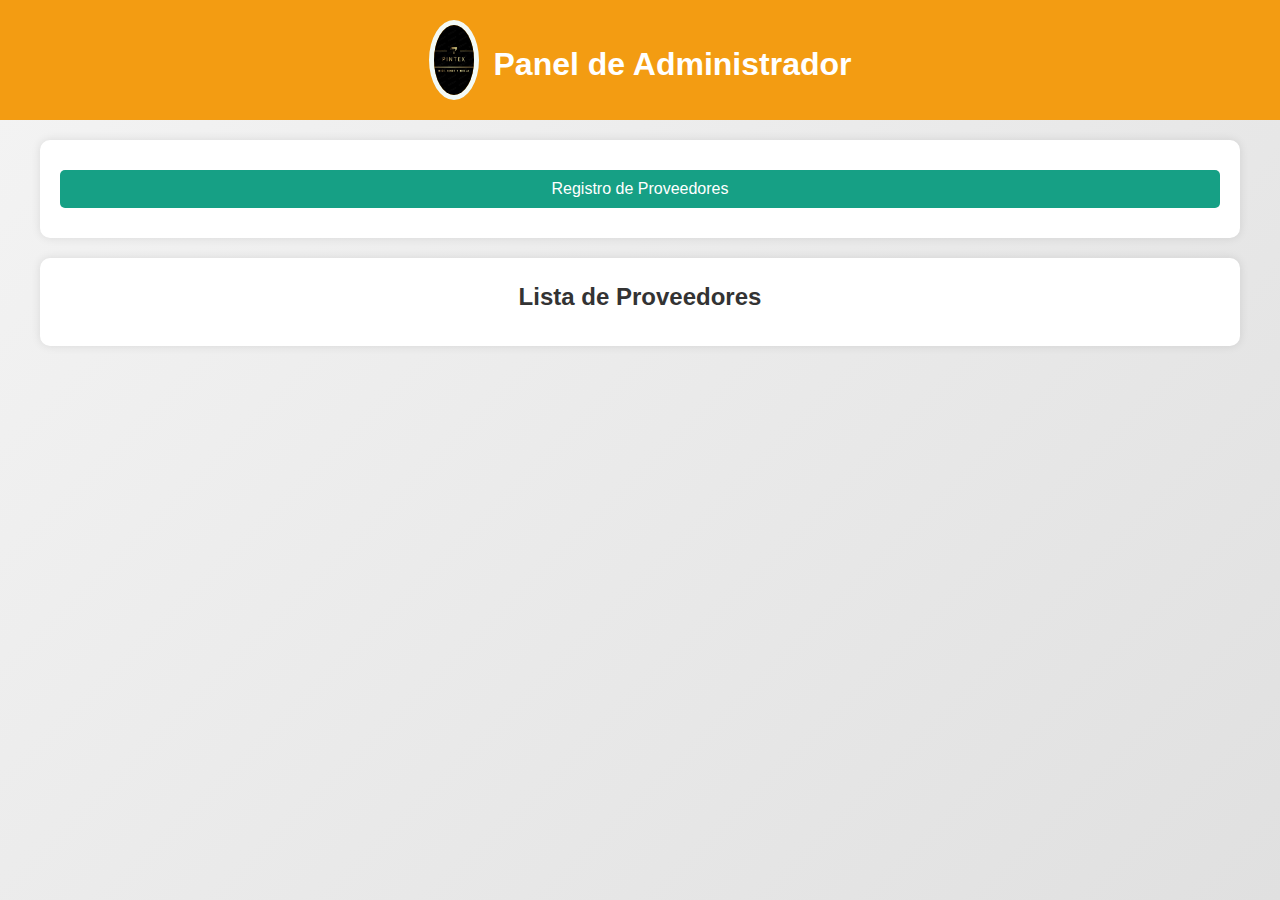
<file: admin.html>
<!DOCTYPE html>
<html lang="es">
<head>
    <meta charset="UTF-8">
    <meta name="viewport" content="width=device-width, initial-scale=1.0">
    <title>Vista de Administrador - Pintex</title>
    <link rel="stylesheet" href="style.css"> <!-- Enlaza tu archivo CSS -->
</head>
<body>
    <!-- Header -->
    <header>
        <div class="header-content">
            <img src="imagen/logo.jpg" alt="Logo Pintex" class="logo">
            <h1>Panel de Administrador</h1>
        </div>
    </header>

    <!-- Botón para ir al registro de proveedores -->
    <section class="container">
        <button id="btn-registro-proveedores" class="btn-submit">Registro de Proveedores</button>
    </section>

    <!-- Sección de Registro de Proveedores (oculta inicialmente) -->
    <section id="registro-proveedores" class="container" style="display: none;">
        <h2>Registro de Proveedores</h2>
        <div class="form-container">
            <form id="form-proveedor" action="registro_proveedor.php" method="POST">
                <input type="text" name="nombre" placeholder="Nombre del Proveedor" required>
                <input type="text" name="telefono" placeholder="Teléfono" required pattern="^\+?[0-9]{10,15}$" title="El teléfono debe contener entre 10 y 15 dígitos y puede empezar con un signo '+'">
                <input type="text" name="direccion" placeholder="Dirección" required>
                <input type="text" name="colonia" placeholder="Colonia" required>
                <button type="submit" class="btn-submit">Registrar Proveedor</button>
            </form>
        </div>
    </section>

    <!-- Sección de Lista de Proveedores -->
    <section id="lista-proveedores" class="container">
        <h2>Lista de Proveedores</h2>
        <ul id="proveedores-lista">
            <!-- Proveedores se cargarán aquí dinámicamente -->
        </ul>
    </section>

    <!-- Sección de Agregar Productos (oculta inicialmente) -->
    <section id="agregar-productos" class="container" style="display: none;">
        <h2>Agregar Producto</h2>
        <div class="form-container">
            <form id="form-producto" action="agregar_producto.php" method="POST">
                <input type="hidden" id="proveedor-id" name="proveedor_id">
                <input type="text" name="nombre" placeholder="Nombre del Producto" required>
                <input type="number" name="precio" placeholder="Precio" step="0.01" required min="0.01">
                <input type="text" name="tamaño" placeholder="Tamaño" required>

                <!-- Campo opcional para agregar colores -->
                <div class="color-form">
                    <label>Agregar Color (Opcional):</label>
                    <input type="text" name="color-rgb" placeholder="Código RGB (ej. 255,0,0)" pattern="^(\d{1,3}),(\d{1,3}),(\d{1,3})$" title="El formato RGB debe ser como 255,0,0">
                    <input type="text" name="color-titulo" placeholder="Título del Color" pattern="^[a-zA-Z\s]+$" title="El título del color solo puede contener letras y espacios">
                    <button type="button" id="btn-agregar-color" class="btn-submit">Agregar Color</button>
                </div>

                <!-- Lista de colores agregados -->
                <div id="lista-colores">
                    <!-- Colores se agregarán aquí dinámicamente -->
                </div>

                <button type="submit" class="btn-submit">Agregar Producto</button>
            </form>
        </div>
    </section>

    <!-- Scripts para funcionalidad -->
    <script src="admin.js"></script> <!-- Enlaza tu archivo JavaScript -->
</body>
</html>
</file>
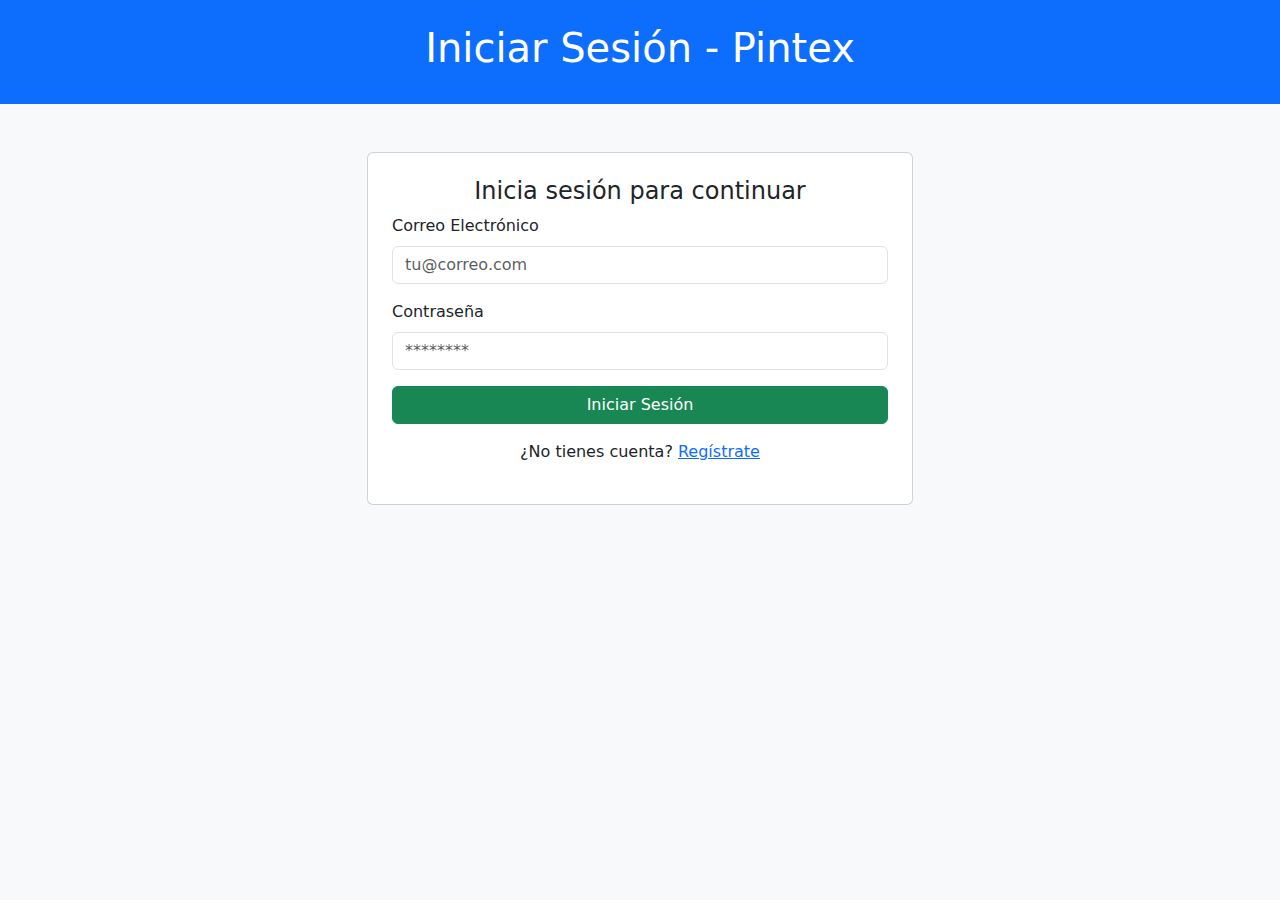
<file: login.html>
<!DOCTYPE html>
<html lang="es">
<head>
    <meta charset="UTF-8">
    <meta name="viewport" content="width=device-width, initial-scale=1.0">
    <title>🖌 Login • Pintex</title>
    <link href="https://cdn.jsdelivr.net/npm/bootstrap@5.1.0/dist/css/bootstrap.min.css" rel="stylesheet">
    <link rel="icon" href="pintex.ico" type="image/x-icon">
</head>
<body class="bg-light">
    <header class="bg-primary text-white text-center py-4">
        <h1>Iniciar Sesión - Pintex</h1>
    </header>
    <div class="container mt-5">
        <div class="row justify-content-center">
            <div class="col-md-6">
                <div class="card p-4">
                    <h4 class="card-title text-center">Inicia sesión para continuar</h4>
                    <form>
                        <div class="mb-3">
                            <label for="email" class="form-label">Correo Electrónico</label>
                            <input type="email" class="form-control" id="email" placeholder="tu@correo.com">
                        </div>
                        <div class="mb-3">
                            <label for="password" class="form-label">Contraseña</label>
                            <input type="password" class="form-control" id="password" placeholder="********">
                        </div>
                        <button type="submit" class="btn btn-success w-100">Iniciar Sesión</button>
                        <p class="mt-3 text-center">¿No tienes cuenta? <a href="registro.html">Regístrate</a></p>
                    </form>
                </div>
            </div>
        </div>
    </div>
    <script src="https://cdn.jsdelivr.net/npm/bootstrap@5.1.0/dist/js/bootstrap.bundle.min.js"></script>
</body>
</html>
</file>
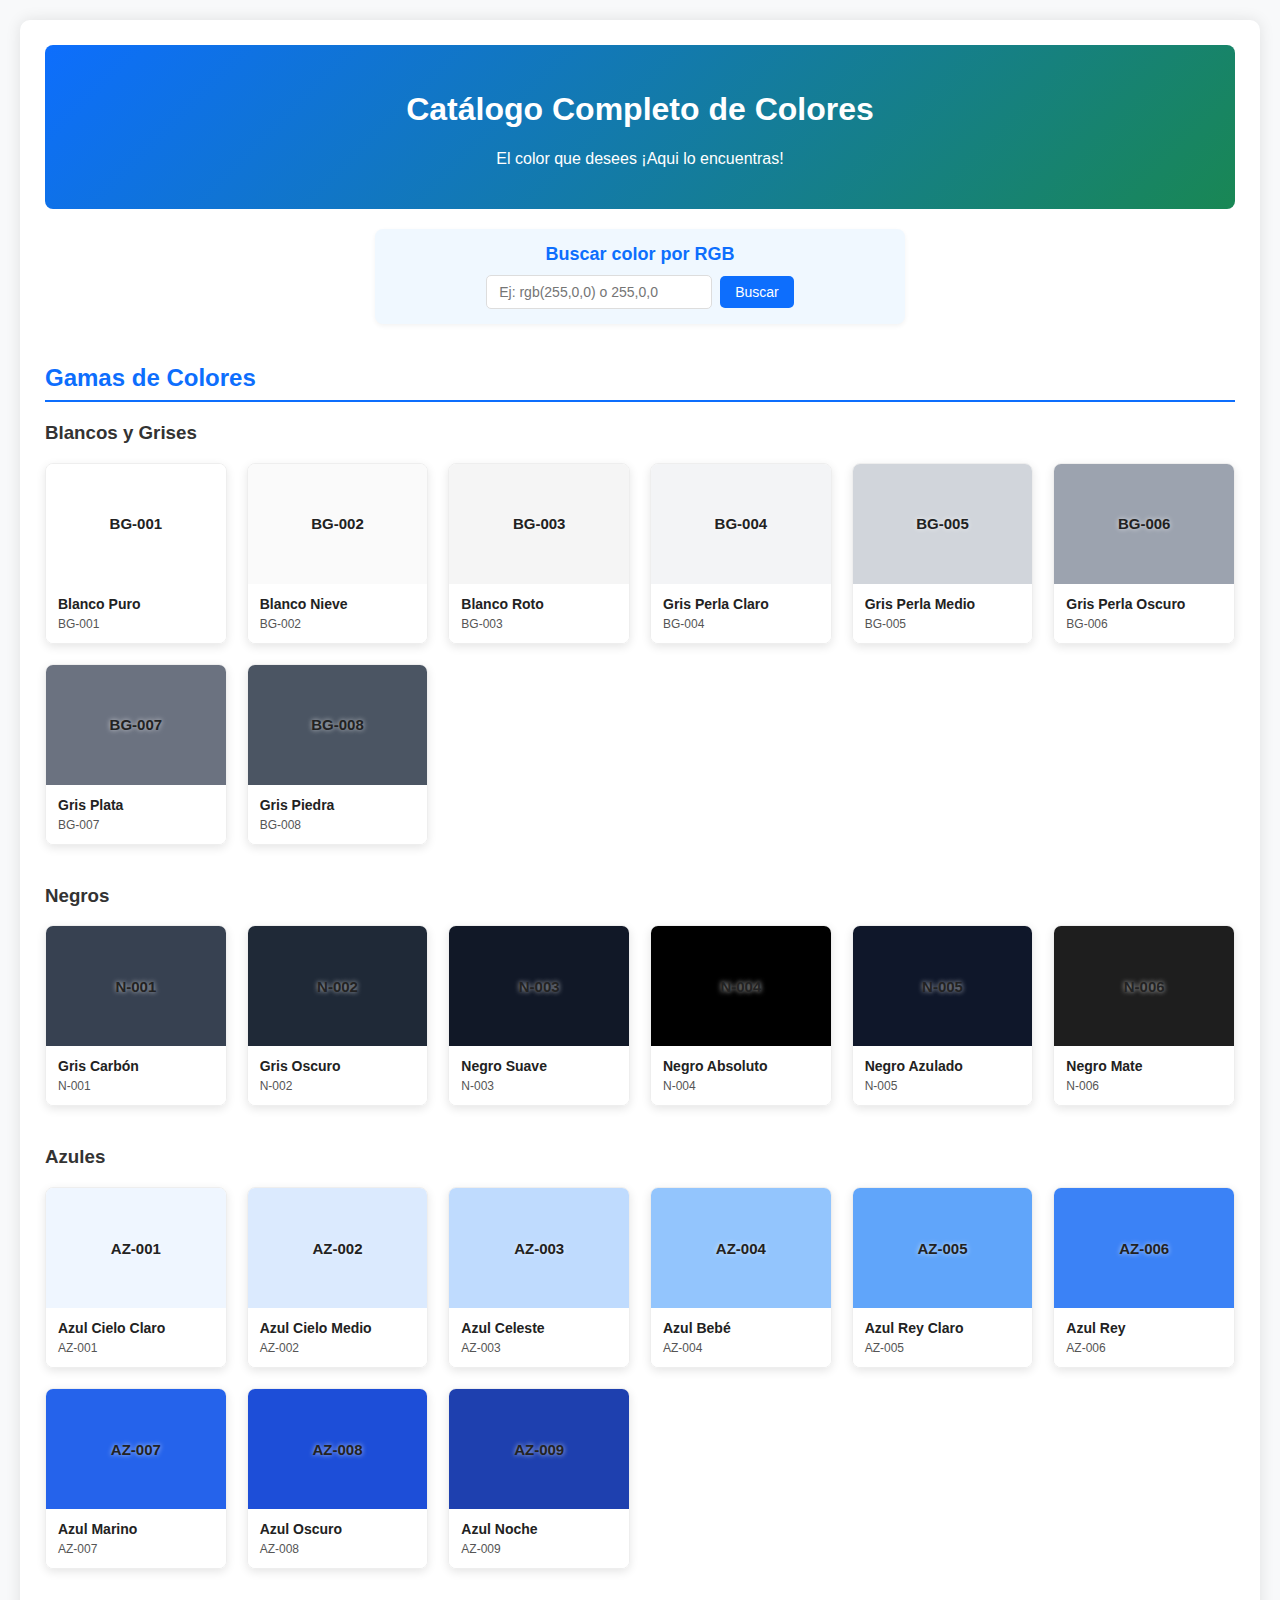
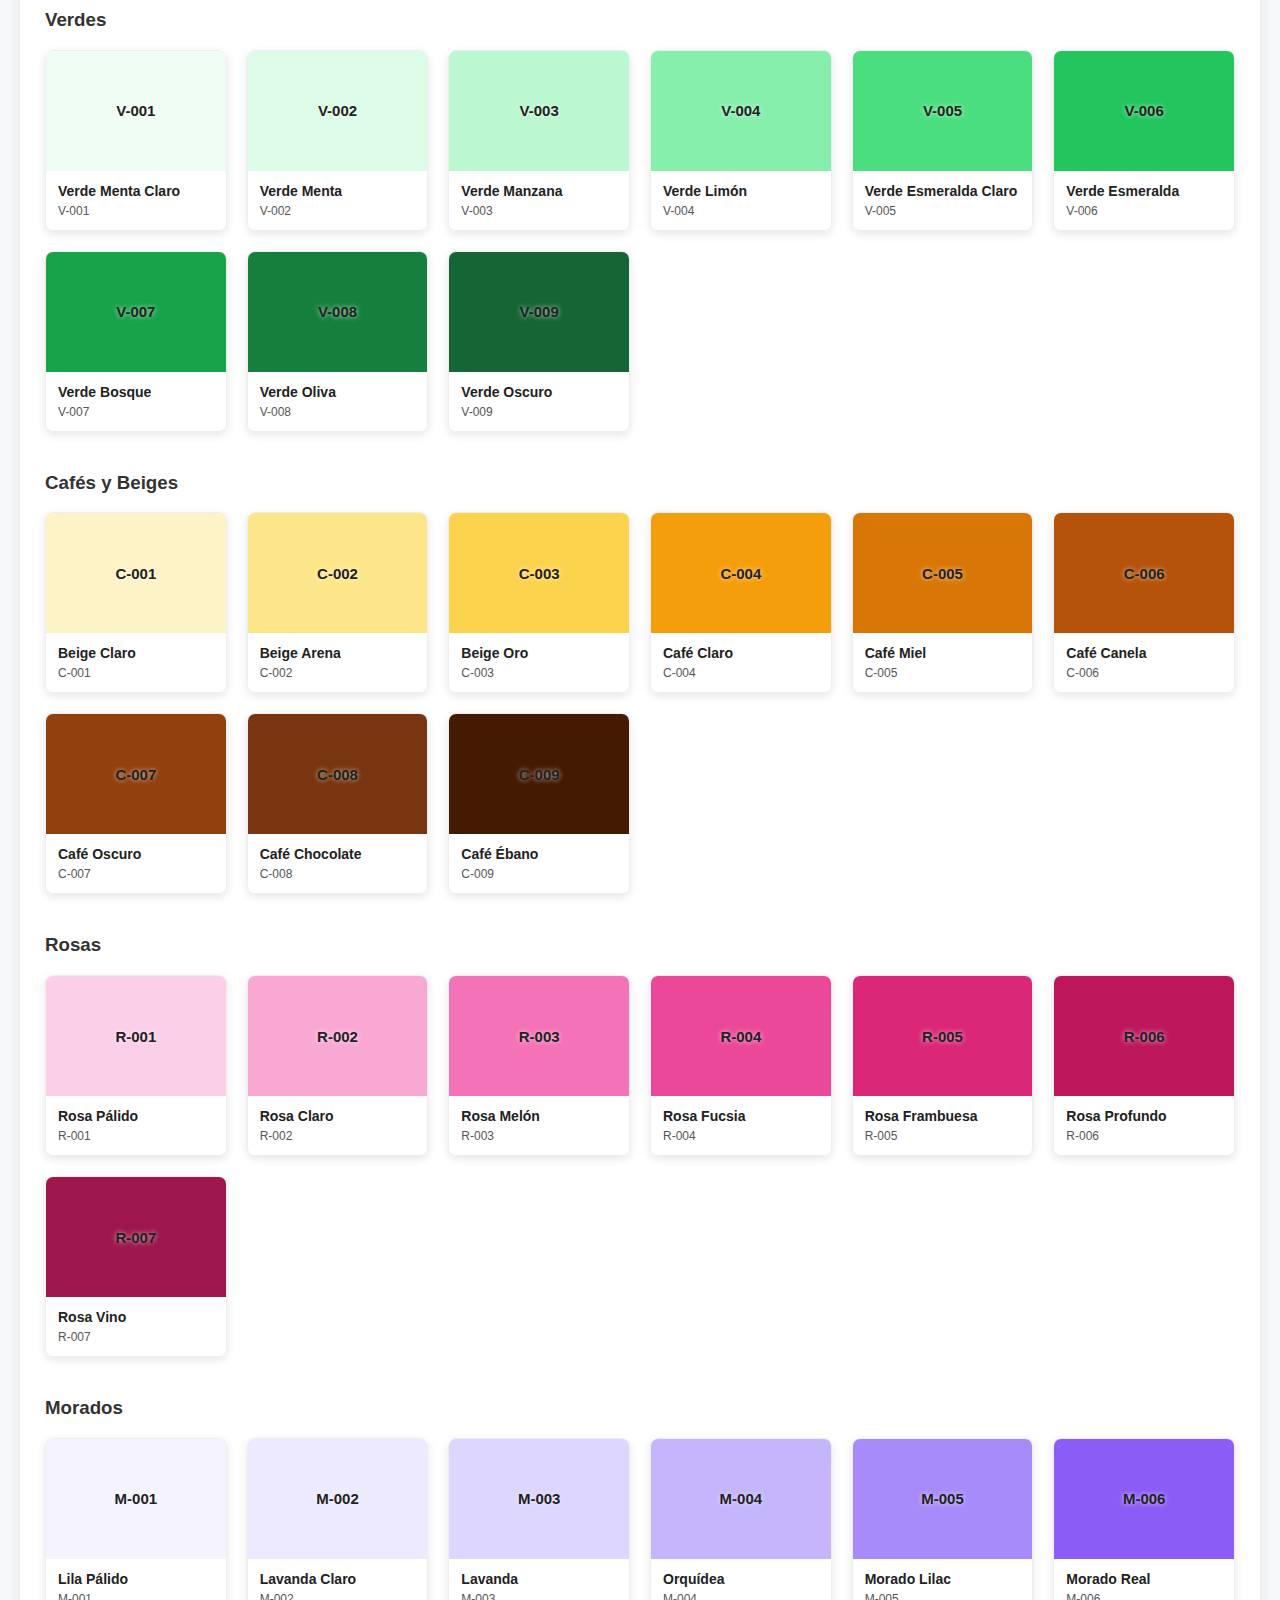
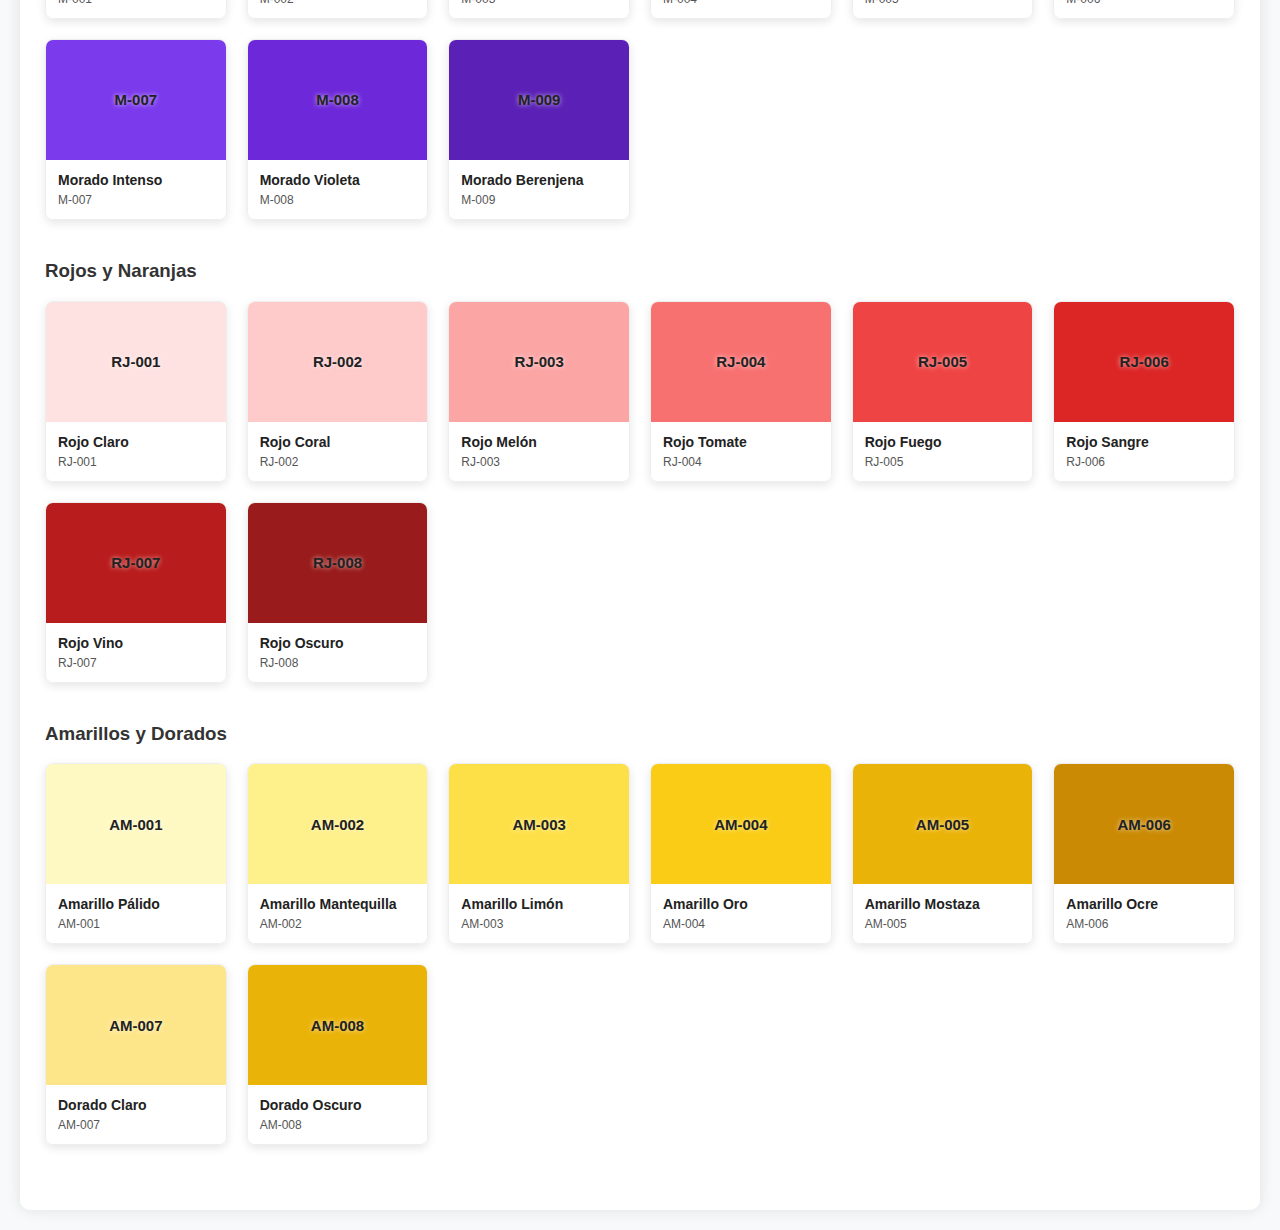
<file: pinturas.html>
<!DOCTYPE html>
<html lang="es">
<head>
    <meta charset="UTF-8">
    <meta name="viewport" content="width=device-width, initial-scale=1.0">
    <title>Catálogo Completo de Colores</title>
    <style>
        :root {
            --color-primario: #0d6efd;
            --color-secundario: #198754;
            --color-fondo: #f8f9fa;
            --color-texto: #333;
            --texto-oscuro: #222;
        }
        
        body {
            font-family: 'Arial', sans-serif;
            background-color: var(--color-fondo);
            color: var(--color-texto);
            margin: 0;
            padding: 20px;
        }
        
        .container {
            max-width: 1400px;
            margin: 0 auto;
            background: white;
            border-radius: 10px;
            box-shadow: 0 0 15px rgba(0,0,0,0.1);
            padding: 25px;
        }
        
        .header {
            background: linear-gradient(135deg, var(--color-primario), var(--color-secundario));
            color: white;
            padding: 25px;
            border-radius: 8px;
            margin-bottom: 20px;
            text-align: center;
        }
        
        /* BUSCADOR COMPACTO Y CENTRADO */
        .search-container {
            background: #f0f8ff;
            padding: 15px;
            border-radius: 8px;
            margin: 0 auto 25px;
            box-shadow: 0 2px 5px rgba(0,0,0,0.05);
            text-align: center;
            max-width: 500px;
        }
        
        .search-title {
            margin: 0 0 10px 0;
            font-size: 18px;
            color: var(--color-primario);
        }
        
        .search-form {
            display: flex;
            gap: 8px;
            justify-content: center;
            align-items: center;
        }
        
        .search-input {
            width: 200px;
            padding: 8px 12px;
            border: 1px solid #ddd;
            border-radius: 5px;
            font-size: 14px;
        }
        
        .search-button {
            background: var(--color-primario);
            color: white;
            border: none;
            padding: 8px 15px;
            border-radius: 5px;
            cursor: pointer;
            font-size: 14px;
            transition: background 0.3s;
        }
        
        .search-button:hover {
            background: #0b5ed7;
        }
        
        /* RESULTADO DE BÚSQUEDA COMPACTO */
        .search-result {
            margin-top: 15px;
            padding: 10px;
            border-radius: 5px;
            background: white;
            display: none;
            text-align: center;
        }
        
        .searched-color-container {
            display: inline-block;
            width: 150px;
            margin: 0 auto;
        }
        
        .searched-color-card {
            border-radius: 6px;
            overflow: hidden;
            box-shadow: 0 2px 8px rgba(0,0,0,0.1);
            border: 1px solid #eee;
        }
        
        .searched-color-display {
            height: 80px;
            display: flex;
            align-items: center;
            justify-content: center;
            font-weight: bold;
            color: var(--texto-oscuro);
            font-size: 13px;
            text-shadow: 0 0 4px rgba(255,255,255,0.7);
        }
        
        .searched-color-info {
            padding: 8px;
            background: white;
        }
        
        .searched-color-name {
            font-weight: bold;
            margin-bottom: 2px;
            font-size: 12px;
            color: var(--texto-oscuro);
        }
        
        .searched-color-code {
            font-size: 11px;
            color: #555;
        }
        
        .error-message {
            color: #dc3545;
            font-size: 13px;
            margin-top: 5px;
        }
        
        .color-families {
            margin-top: 20px;
        }
        
        .family-title {
            font-size: 24px;
            margin: 40px 0 20px;
            color: var(--color-primario);
            border-bottom: 2px solid var(--color-primario);
            padding-bottom: 8px;
        }
        
        .color-grid {
            display: grid;
            grid-template-columns: repeat(auto-fill, minmax(160px, 1fr));
            gap: 20px;
            margin-bottom: 40px;
        }
        
        .color-card {
            border-radius: 8px;
            overflow: hidden;
            box-shadow: 0 3px 10px rgba(0,0,0,0.1);
            transition: all 0.3s ease;
            cursor: pointer;
            border: 1px solid #eee;
        }
        
        .color-card:hover {
            transform: translateY(-5px);
            box-shadow: 0 5px 15px rgba(0,0,0,0.2);
        }
        
        .color-display {
            height: 120px;
            display: flex;
            align-items: center;
            justify-content: center;
            font-weight: bold;
            color: var(--texto-oscuro);
            font-size: 15px;
            text-shadow: 0 0 5px rgba(255,255,255,0.7);
        }
        
        .color-info {
            padding: 12px;
            background: white;
        }
        
        .color-name {
            font-weight: bold;
            margin-bottom: 5px;
            font-size: 14px;
            color: var(--texto-oscuro);
        }
        
        .color-code {
            font-size: 12px;
            color: #555;
        }
        
        .modal {
            display: none;
            position: fixed;
            top: 0;
            left: 0;
            width: 100%;
            height: 100%;
            background: rgba(0,0,0,0.8);
            z-index: 1000;
            align-items: center;
            justify-content: center;
        }
        
        .modal-content {
            background: white;
            padding: 30px;
            border-radius: 10px;
            max-width: 500px;
            width: 90%;
            text-align: center;
            box-shadow: 0 5px 25px rgba(0,0,0,0.3);
        }
        
        .modal-color {
            width: 100%;
            height: 180px;
            border-radius: 8px;
            margin-bottom: 20px;
            border: 1px solid #eee;
            display: flex;
            align-items: center;
            justify-content: center;
            color: var(--texto-oscuro);
            font-weight: bold;
            font-size: 18px;
            text-shadow: 0 0 8px rgba(255,255,255,0.8);
        }
        
        .modal h2, .modal p {
            color: var(--texto-oscuro);
        }
        
        .close-modal {
            background: var(--color-primario);
            color: white;
            border: none;
            padding: 12px 25px;
            border-radius: 5px;
            cursor: pointer;
            margin-top: 20px;
            font-size: 16px;
            transition: background 0.3s;
        }
        
        .close-modal:hover {
            background: #0b5ed7;
        }
        
        @media (max-width: 768px) {
            .color-grid {
                grid-template-columns: repeat(auto-fill, minmax(130px, 1fr));
            }
            
            .color-display {
                height: 100px;
                font-size: 14px;
            }
            
            .search-form {
                flex-direction: column;
            }
            
            .search-input {
                width: 100%;
            }
        }
    </style>
</head>
<body>
    <div class="container">
        <div class="header">
            <h1> Catálogo Completo de Colores</h1>
            <p>El color que desees ¡Aqui lo encuentras!</p>
        </div>
        
        <!-- BUSCADOR COMPACTO -->
        <div class="search-container">
            <h3 class="search-title">Buscar color por RGB</h3>
            <form class="search-form" id="rgbSearchForm">
                <input type="text" class="search-input" id="rgbInput" 
                       placeholder="Ej: rgb(255,0,0) o 255,0,0" required>
                <button type="submit" class="search-button">Buscar</button>
            </form>
            <div class="search-result" id="searchResult">
                <div class="searched-color-container">
                    <div class="searched-color-card">
                        <div class="searched-color-display" id="searchedColorDisplay"></div>
                        <div class="searched-color-info" id="searchedColorInfo"></div>
                    </div>
                </div>
                <div id="errorMessage" class="error-message"></div>
            </div>
        </div>
        
        <div class="color-families">
            <h2 class="family-title">Gamas de Colores</h2>
            
            <h3>Blancos y Grises</h3>
            <div class="color-grid" id="blancos-grises-colores"></div>
            
            <h3>Negros</h3>
            <div class="color-grid" id="negros-colores"></div>
            
            <h3>Azules</h3>
            <div class="color-grid" id="azules-colores"></div>
            
            <h3>Verdes</h3>
            <div class="color-grid" id="verdes-colores"></div>
            
            <h3>Cafés y Beiges</h3>
            <div class="color-grid" id="cafes-colores"></div>
            
            <h3>Rosas</h3>
            <div class="color-grid" id="rosas-colores"></div>
            
            <h3>Morados</h3>
            <div class="color-grid" id="morados-colores"></div>
            
            <h3>Rojos y Naranjas</h3>
            <div class="color-grid" id="rojos-colores"></div>
            
            <h3>Amarillos y Dorados</h3>
            <div class="color-grid" id="amarillos-colores"></div>
        </div>
    </div>
    
    <div class="modal" id="colorModal">
        <div class="modal-content">
            <div class="modal-color" id="modalColorDisplay"></div>
            <h2 id="modalColorName"></h2>
            <p id="modalColorCode"></p>
            <p id="modalRGBValue"></p>
            <button class="close-modal" id="closeModal">Cerrar</button>
        </div>
    </div>
    
    <script>
        // Base de datos completa de colores
        const colores = {
            blancosGrises: [
                { nombre: "Blanco Puro", codigo: "BG-001", rgb: "rgb(255, 255, 255)" },
                { nombre: "Blanco Nieve", codigo: "BG-002", rgb: "rgb(250, 250, 250)" },
                { nombre: "Blanco Roto", codigo: "BG-003", rgb: "rgb(245, 245, 245)" },
                { nombre: "Gris Perla Claro", codigo: "BG-004", rgb: "rgb(243, 244, 246)" },
                { nombre: "Gris Perla Medio", codigo: "BG-005", rgb: "rgb(209, 213, 219)" },
                { nombre: "Gris Perla Oscuro", codigo: "BG-006", rgb: "rgb(156, 163, 175)" },
                { nombre: "Gris Plata", codigo: "BG-007", rgb: "rgb(107, 114, 128)" },
                { nombre: "Gris Piedra", codigo: "BG-008", rgb: "rgb(75, 85, 99)" }
            ],
            negros: [
                { nombre: "Gris Carbón", codigo: "N-001", rgb: "rgb(55, 65, 81)" },
                { nombre: "Gris Oscuro", codigo: "N-002", rgb: "rgb(31, 41, 55)" },
                { nombre: "Negro Suave", codigo: "N-003", rgb: "rgb(17, 24, 39)" },
                { nombre: "Negro Absoluto", codigo: "N-004", rgb: "rgb(0, 0, 0)" },
                { nombre: "Negro Azulado", codigo: "N-005", rgb: "rgb(15, 23, 42)" },
                { nombre: "Negro Mate", codigo: "N-006", rgb: "rgb(30, 30, 30)" }
            ],
            azules: [
                { nombre: "Azul Cielo Claro", codigo: "AZ-001", rgb: "rgb(239, 246, 255)" },
                { nombre: "Azul Cielo Medio", codigo: "AZ-002", rgb: "rgb(219, 234, 254)" },
                { nombre: "Azul Celeste", codigo: "AZ-003", rgb: "rgb(191, 219, 254)" },
                { nombre: "Azul Bebé", codigo: "AZ-004", rgb: "rgb(147, 197, 253)" },
                { nombre: "Azul Rey Claro", codigo: "AZ-005", rgb: "rgb(96, 165, 250)" },
                { nombre: "Azul Rey", codigo: "AZ-006", rgb: "rgb(59, 130, 246)" },
                { nombre: "Azul Marino", codigo: "AZ-007", rgb: "rgb(37, 99, 235)" },
                { nombre: "Azul Oscuro", codigo: "AZ-008", rgb: "rgb(29, 78, 216)" },
                { nombre: "Azul Noche", codigo: "AZ-009", rgb: "rgb(30, 64, 175)" }
            ],
            verdes: [
                { nombre: "Verde Menta Claro", codigo: "V-001", rgb: "rgb(240, 253, 244)" },
                { nombre: "Verde Menta", codigo: "V-002", rgb: "rgb(220, 252, 231)" },
                { nombre: "Verde Manzana", codigo: "V-003", rgb: "rgb(187, 247, 208)" },
                { nombre: "Verde Limón", codigo: "V-004", rgb: "rgb(134, 239, 172)" },
                { nombre: "Verde Esmeralda Claro", codigo: "V-005", rgb: "rgb(74, 222, 128)" },
                { nombre: "Verde Esmeralda", codigo: "V-006", rgb: "rgb(34, 197, 94)" },
                { nombre: "Verde Bosque", codigo: "V-007", rgb: "rgb(22, 163, 74)" },
                { nombre: "Verde Oliva", codigo: "V-008", rgb: "rgb(21, 128, 61)" },
                { nombre: "Verde Oscuro", codigo: "V-009", rgb: "rgb(22, 101, 52)" }
            ],
            cafes: [
                { nombre: "Beige Claro", codigo: "C-001", rgb: "rgb(254, 243, 199)" },
                { nombre: "Beige Arena", codigo: "C-002", rgb: "rgb(253, 230, 138)" },
                { nombre: "Beige Oro", codigo: "C-003", rgb: "rgb(252, 211, 77)" },
                { nombre: "Café Claro", codigo: "C-004", rgb: "rgb(245, 158, 11)" },
                { nombre: "Café Miel", codigo: "C-005", rgb: "rgb(217, 119, 6)" },
                { nombre: "Café Canela", codigo: "C-006", rgb: "rgb(180, 83, 9)" },
                { nombre: "Café Oscuro", codigo: "C-007", rgb: "rgb(146, 64, 14)" },
                { nombre: "Café Chocolate", codigo: "C-008", rgb: "rgb(120, 53, 15)" },
                { nombre: "Café Ébano", codigo: "C-009", rgb: "rgb(69, 26, 3)" }
            ],
            rosas: [
                { nombre: "Rosa Pálido", codigo: "R-001", rgb: "rgb(251, 207, 232)" },
                { nombre: "Rosa Claro", codigo: "R-002", rgb: "rgb(249, 168, 212)" },
                { nombre: "Rosa Melón", codigo: "R-003", rgb: "rgb(244, 114, 182)" },
                { nombre: "Rosa Fucsia", codigo: "R-004", rgb: "rgb(236, 72, 153)" },
                { nombre: "Rosa Frambuesa", codigo: "R-005", rgb: "rgb(219, 39, 119)" },
                { nombre: "Rosa Profundo", codigo: "R-006", rgb: "rgb(190, 24, 93)" },
                { nombre: "Rosa Vino", codigo: "R-007", rgb: "rgb(157, 23, 77)" }
            ],
            morados: [
                { nombre: "Lila Pálido", codigo: "M-001", rgb: "rgb(245, 243, 255)" },
                { nombre: "Lavanda Claro", codigo: "M-002", rgb: "rgb(237, 233, 254)" },
                { nombre: "Lavanda", codigo: "M-003", rgb: "rgb(221, 214, 254)" },
                { nombre: "Orquídea", codigo: "M-004", rgb: "rgb(196, 181, 253)" },
                { nombre: "Morado Lilac", codigo: "M-005", rgb: "rgb(167, 139, 250)" },
                { nombre: "Morado Real", codigo: "M-006", rgb: "rgb(139, 92, 246)" },
                { nombre: "Morado Intenso", codigo: "M-007", rgb: "rgb(124, 58, 237)" },
                { nombre: "Morado Violeta", codigo: "M-008", rgb: "rgb(109, 40, 217)" },
                { nombre: "Morado Berenjena", codigo: "M-009", rgb: "rgb(91, 33, 182)" }
            ],
            rojos: [
                { nombre: "Rojo Claro", codigo: "RJ-001", rgb: "rgb(254, 226, 226)" },
                { nombre: "Rojo Coral", codigo: "RJ-002", rgb: "rgb(254, 202, 202)" },
                { nombre: "Rojo Melón", codigo: "RJ-003", rgb: "rgb(252, 165, 165)" },
                { nombre: "Rojo Tomate", codigo: "RJ-004", rgb: "rgb(248, 113, 113)" },
                { nombre: "Rojo Fuego", codigo: "RJ-005", rgb: "rgb(239, 68, 68)" },
                { nombre: "Rojo Sangre", codigo: "RJ-006", rgb: "rgb(220, 38, 38)" },
                { nombre: "Rojo Vino", codigo: "RJ-007", rgb: "rgb(185, 28, 28)" },
                { nombre: "Rojo Oscuro", codigo: "RJ-008", rgb: "rgb(153, 27, 27)" }
            ],
            amarillos: [
                { nombre: "Amarillo Pálido", codigo: "AM-001", rgb: "rgb(254, 249, 195)" },
                { nombre: "Amarillo Mantequilla", codigo: "AM-002", rgb: "rgb(254, 240, 138)" },
                { nombre: "Amarillo Limón", codigo: "AM-003", rgb: "rgb(253, 224, 71)" },
                { nombre: "Amarillo Oro", codigo: "AM-004", rgb: "rgb(250, 204, 21)" },
                { nombre: "Amarillo Mostaza", codigo: "AM-005", rgb: "rgb(234, 179, 8)" },
                { nombre: "Amarillo Ocre", codigo: "AM-006", rgb: "rgb(202, 138, 4)" },
                { nombre: "Dorado Claro", codigo: "AM-007", rgb: "rgb(253, 230, 138)" },
                { nombre: "Dorado Oscuro", codigo: "AM-008", rgb: "rgb(234, 179, 8)" }
            ]
        };

        // Función mejorada para buscar color por RGB
        function buscarColorPorRGB(rgbInput) {
            // Limpiar mensajes de error previos
            document.getElementById('errorMessage').textContent = '';
            
            let rgbValues;
            const rgbRegex = /^rgb\(\s*(\d{1,3})\s*,\s*(\d{1,3})\s*,\s*(\d{1,3})\s*\)$/i;
            const match = rgbInput.match(rgbRegex);
            
            if (match) {
                rgbValues = [parseInt(match[1]), parseInt(match[2]), parseInt(match[3])];
            } else {
                // Probar formato sin "rgb()"
                const numbers = rgbInput.split(/\s*,\s*/).map(num => parseInt(num));
                if (numbers.length === 3 && numbers.every(num => !isNaN(num) && num >= 0 && num <= 255)) {
                    rgbValues = numbers;
                } else {
                    // Mostrar mensaje de error específico
                    const errorMsg = document.getElementById('errorMessage');
                    errorMsg.textContent = 'Formato incorrecto. Use: rgb(255,255,255) o 255,255,255';
                    return null;
                }
            }
            
            // Validar valores RGB
            if (rgbValues.some(val => val < 0 || val > 255)) {
                document.getElementById('errorMessage').textContent = 'Valores RGB deben estar entre 0 y 255';
                return null;
            }
            
            const rgbString = `rgb(${rgbValues[0]}, ${rgbValues[1]}, ${rgbValues[2]})`;
            
            // Buscar en todos los colores
            for (const familia in colores) {
                const colorEncontrado = colores[familia].find(color => 
                    color.rgb.toLowerCase() === rgbString.toLowerCase());
                if (colorEncontrado) {
                    return colorEncontrado;
                }
            }
            
            // Si no se encuentra, devolver color personalizado
            return {
                nombre: "Color Personalizado",
                codigo: "RGB",
                rgb: rgbString
            };
        }
        
        // Función para renderizar todas las gamas de color
        function renderizarColores() {
            renderizarGama('blancosGrises', 'blancos-grises-colores');
            renderizarGama('negros', 'negros-colores');
            renderizarGama('azules', 'azules-colores');
            renderizarGama('verdes', 'verdes-colores');
            renderizarGama('cafes', 'cafes-colores');
            renderizarGama('rosas', 'rosas-colores');
            renderizarGama('morados', 'morados-colores');
            renderizarGama('rojos', 'rojos-colores');
            renderizarGama('amarillos', 'amarillos-colores');
        }
        
        // Función para renderizar una gama específica
        function renderizarGama(gama, elementoId) {
            const grid = document.getElementById(elementoId);
            colores[gama].forEach(color => {
                grid.appendChild(crearTarjetaColor(color));
            });
        }
        
        // Función para crear tarjeta de color
        function crearTarjetaColor(color) {
            const card = document.createElement('div');
            card.className = 'color-card';
            
            card.innerHTML = `
                <div class="color-display" style="background-color: ${color.rgb}">${color.codigo}</div>
                <div class="color-info">
                    <div class="color-name">${color.nombre}</div>
                    <div class="color-code">${color.codigo}</div>
                </div>
            `;
            
            card.addEventListener('click', () => mostrarModal(color));
            return card;
        }
        
        // Función para mostrar modal con detalles del color
        function mostrarModal(color) {
            const modal = document.getElementById('colorModal');
            const colorDisplay = document.getElementById('modalColorDisplay');
            const colorName = document.getElementById('modalColorName');
            const colorCode = document.getElementById('modalColorCode');
            const rgbValue = document.getElementById('modalRGBValue');
            
            colorDisplay.style.backgroundColor = color.rgb;
            colorDisplay.textContent = color.codigo;
            colorName.textContent = color.nombre;
            colorCode.textContent = `Código: ${color.codigo}`;
            rgbValue.textContent = `RGB: ${color.rgb}`;
            
            modal.style.display = 'flex';
        }
        
        // Manejador del formulario mejorado
        document.getElementById('rgbSearchForm').addEventListener('submit', function(e) {
            e.preventDefault();
            const rgbInput = document.getElementById('rgbInput').value.trim();
            const resultado = buscarColorPorRGB(rgbInput);
            const searchResult = document.getElementById('searchResult');
            const searchedColorDisplay = document.getElementById('searchedColorDisplay');
            const searchedColorInfo = document.getElementById('searchedColorInfo');
            
            if (resultado) {
                searchedColorDisplay.style.backgroundColor = resultado.rgb;
                searchedColorDisplay.textContent = resultado.codigo;
                searchedColorInfo.innerHTML = `
                    <div class="searched-color-name">${resultado.nombre}</div>
                    <div class="searched-color-code">${resultado.rgb}</div>
                `;
                searchResult.style.display = 'block';
            } else {
                searchResult.style.display = 'block'; // Mostrar área de error
            }
        });
        
        // Cerrar modal
        document.getElementById('closeModal').addEventListener('click', () => {
            document.getElementById('colorModal').style.display = 'none';
        });
        
        // Cerrar modal al hacer clic fuera del contenido
        document.getElementById('colorModal').addEventListener('click', (e) => {
            if (e.target === document.getElementById('colorModal')) {
                document.getElementById('colorModal').style.display = 'none';
            }
        });
        
        // Inicializar
        document.addEventListener('DOMContentLoaded', renderizarColores);
    </script>
</body>
</html>
</file>
<file: style.css>
/* Estilos generales */
* {
    margin: 0;
    padding: 0;
    box-sizing: border-box;
}

body {
    font-family: Arial, sans-serif;
    background-color: #f4f4f4; /* Fondo claro */
    color: #333; /* Texto oscuro */
    line-height: 1.6;
}

/* Header */
header {
    text-align: center;
    padding: 20px 0;
    background-color: #f39c12; /* Color naranja pastel */
}

.header-content {
    display: flex;
    justify-content: center;
    align-items: center;
    gap: 15px;
}

.logo {
    width: 80px;
    height: 80px;
    border-radius: 50%; /* Hacer el logo circular */
    object-fit: cover;
    border: 5px solid #f3faf6; /* Bordes verdes */
}

h1 {
    font-size: 3rem; /* Aumentar el tamaño del texto del título */
    color: #ffffff; /* Color verde pastel */
}

/* Sección "Quiénes Somos" */
#about {
    padding: 40px 0;
    text-align: center;
    background-color: #ecf0f1;
}

#about h2 {
    color: #f39c12; /* Color cálido (amarillo) */
}

/* Sección de introducción */
#intro {
    padding: 40px 0;
    text-align: center;
    background-color: #ecf0f1;
}

.intro-content {
    max-width: 1200px;
    margin: 0 auto;
    display: flex;
    justify-content: space-between;
    align-items: center;
    gap: 20px;
}

.intro-image {
    width: 50%;
    border-radius: 8px;
}

/* Calculadora */
#calculator {
    background-color: #fff; /* Fondo blanco */
    padding: 40px 0;
}

.container {
    max-width: 1200px;
    margin: 0 auto;
    text-align: center;
}

button {
    background-color: #3498db;
    color: #fff;
    padding: 10px 20px;
    border: none;
    border-radius: 5px;
    cursor: pointer;
    margin-top: 20px;
    transition: background-color 0.3s ease;
}

button:hover {
    background-color: #2980b9;
}

/* Tabla de la calculadora */
table {
    width: 100%;
    margin-top: 20px;
    border-collapse: collapse;
    margin-bottom: 20px;
    border: 1px solid #ddd; /* Borde claro */
}

table th, table td {
    padding: 15px;
    text-align: center;
    border: 1px solid #ccc;
}

table th {
    background-color: #1abc9c;
    color: #fff;
}

table tbody tr {
    background-color: #ecf0f1;
    color: #333;
    transition: background-color 0.3s ease;
}

table tbody tr:hover {
    background-color: #16a085; /* Color al pasar el mouse */
}

.remove-wall {
    background-color: #e74c3c;
    color: white;
    padding: 5px 10px;
    border-radius: 5px;
    border: none;
    cursor: pointer;
}

.remove-wall:hover {
    background-color: #c0392b;
}

/* Catálogo de Materiales */
#catalog {
    background-color: #fff; /* Fondo blanco */
    padding: 40px 0;
}

.catalog-container {
    display: flex;
    justify-content: space-around;
    gap: 20px;
    flex-wrap: wrap;
}

.catalog-item {
    background-color: #f39c12; /* Color cálido (amarillo) */
    border-radius: 8px;
    padding: 15px;
    width: 30%;
    text-align: center;
    box-shadow: 0 4px 8px rgba(0, 0, 0, 0.2);
}

.catalog-item img {
    width: 100%;
    height: auto;
    border-radius: 5px;
    transition: transform 0.3s ease;
}

.catalog-item img:hover {
    transform: scale(1.1);
}

.catalog-item p {
    margin-top: 10px;
    font-size: 14px;
    color: #fff;
}

/* Estilos para el cuadro de resultado */
#paint-needed {
    margin-top: 20px;
    padding: 15px;
    background-color: #f2f2f2; /* Fondo claro */
    color: #333;  /* Texto oscuro */
    font-size: 1rem;
    font-weight: normal;
    border-radius: 5px;
    width: auto;
    max-width: 300px;
    margin-left: auto;
    margin-right: auto;
    text-align: center;
    border: 1px solid #ccc;  /* Borde delgado y sutil */
}

/* Estilos para el cuadro de área */
#total-area {
    margin-top: 15px;
    padding: 10px;
    background-color: #f2f2f2; /* Fondo claro */
    color: #333;  /* Texto oscuro */
    font-size: 1rem;
    font-weight: normal;
    border-radius: 5px;
    text-align: center;
    border: 1px solid #ccc;  /* Borde delgado y sutil */
    width: auto;
    max-width: 300px;
    margin-left: auto;
    margin-right: auto;
}
/* Estilo base común para todos los formularios */
body {
    font-family: 'Arial', sans-serif;
    margin: 0;
    padding: 0;
    background-color: #f8f8f8;
    color: #333;
}

header {
    background-color: #16a085;
    padding: 15px;
    text-align: center;
    color: white;
}

header .logo {
    width: 50px;
    border-radius: 50%;
}

h1 {
    font-size: 2rem;
    margin-top: 10px;
}

h2 {
    font-size: 1.5rem;
    margin-bottom: 10px;
}

/* Estilo de los formularios */
.form-container {
    width: 100%;
    max-width: 400px;
    margin: 50px auto;
    background-color: white;
    padding: 30px;
    border-radius: 8px;
    box-shadow: 0 4px 8px rgba(0, 0, 0, 0.1);
}

.form-container input {
    width: 100%;
    padding: 10px;
    margin-bottom: 15px;
    border: 1px solid #ccc;
    border-radius: 5px;
    font-size: 1rem;
}

.form-container .btn-submit {
    width: 100%;
    padding: 12px;
    background-color: #16a085;
    border: none;
    color: white;
    font-size: 1.1rem;
    border-radius: 5px;
    cursor: pointer;
}

.form-container .btn-submit:hover {
    background-color: #1abc9c;
}

/* Estilos de la página de cotización */
#quote {
    max-width: 600px;
    margin: 50px auto;
    background-color: white;
    padding: 20px;
    border-radius: 8px;
    box-shadow: 0 4px 8px rgba(0, 0, 0, 0.1);
}

#quote-details {
    font-size: 1rem;
}

#quote-details p {
    margin: 10px 0;
}

ul {
    list-style: none;
    padding: 0;
}

ul li {
    margin: 5px 0;
}

#download-pdf {
    width: 100%;
    padding: 12px;
    background-color: #16a085;
    border: none;
    color: white;
    font-size: 1.1rem;
    border-radius: 5px;
    cursor: pointer;
    margin-top: 20px;
}

#download-pdf:hover {
    background-color: #1abc9c;
}

p a {
    color: #16a085;
    text-decoration: none;
}

p a:hover {
    text-decoration: underline;
}

* {
    margin: 0;
    padding: 0;
    box-sizing: border-box;
}

body {
    font-family: Arial, sans-serif;
    background-color: #f4f4f4;
    color: #333;
    line-height: 1.6;
}

header {
    text-align: center;
    padding: 20px 0;
    background-color: #f39c12;
    color: white;
}

.container {
    max-width: 1200px;
    margin: 0 auto;
    text-align: center;
    background: white;
    padding: 20px;
    border-radius: 10px;
    box-shadow: 0px 0px 10px rgba(0, 0, 0, 0.1);
}

.options-grid {
    display: grid;
    grid-template-columns: repeat(2, 1fr);
    gap: 10px;
    margin: 20px 0;
}

.option {
    padding: 10px;
    border: 2px solid transparent;
    border-radius: 10px;
    cursor: pointer;
    background: #fff;
    transition: 0.3s;
}

.option img {
    width: 80px;
    height: 80px;
}

.option.selected {
    border-color: blue;
    background-color: #e0f7ff;
}

button {
    padding: 10px 20px;
    border: none;
    background: #3498db;
    color: white;
    font-size: 16px;
    cursor: pointer;
    border-radius: 5px;
}

button:disabled {
    background: gray;
    cursor: not-allowed;
}
/* Estilos generales vista de administrador */ 
* {
    margin: 0;
    padding: 0;
    box-sizing: border-box;
}

body {
    font-family: Arial, sans-serif;
    background-color: #f4f4f4;
    color: #333;
    line-height: 1.6;
}

header {
    text-align: center;
    padding: 20px 0;
    background-color: #f39c12;
    color: white;
}

.container {
    max-width: 1200px;
    margin: 0 auto;
    text-align: center;
    background: white;
    padding: 20px;
    border-radius: 10px;
    box-shadow: 0px 0px 10px rgba(0, 0, 0, 0.1);
}

.form-container {
    background-color: #fff;
    padding: 20px;
    border-radius: 8px;
    box-shadow: 0 4px 8px rgba(0, 0, 0, 0.1);
    margin-bottom: 20px;
}

.form-container h3 {
    color: #f39c12;
    margin-bottom: 15px;
}

.form-container input,
.form-container select {
    width: 100%;
    padding: 10px;
    margin-bottom: 15px;
    border: 1px solid #ccc;
    border-radius: 5px;
    font-size: 1rem;
}

.btn-submit {
    width: 100%;
    padding: 12px;
    background-color: #16a085;
    border: none;
    color: white;
    font-size: 1.1rem;
    border-radius: 5px;
    cursor: pointer;
}

.btn-submit:hover {
    background-color: #1abc9c;
}

table {
    width: 100%;
    margin-top: 20px;
    border-collapse: collapse;
    margin-bottom: 20px;
    border: 1px solid #ddd;
}

table th, table td {
    padding: 15px;
    text-align: center;
    border: 1px solid #ccc;
}

table th {
    background-color: #1abc9c;
    color: #fff;
}

table tbody tr {
    background-color: #ecf0f1;
    color: #333;
    transition: background-color 0.3s ease;
}

table tbody tr:hover {
    background-color: #16a085;
    color: #fff;
}

.actions button {
    padding: 5px 10px;
    margin: 0 5px;
    border: none;
    border-radius: 5px;
    cursor: pointer;
    font-size: 0.9rem;
}

.actions .edit-btn {
    background-color: #3498db;
    color: white;
}

.actions .edit-btn:hover {
    background-color: #2980b9;
}

.actions .delete-btn {
    background-color: #e74c3c;
    color: white;
}

.actions .delete-btn:hover {
    background-color: #c0392b;
}

/* Estilos generales */
* {
    margin: 0;
    padding: 0;
    box-sizing: border-box;
}

body {
    font-family: Arial, sans-serif;
    background-color: #f4f4f4;
    color: #333;
    line-height: 1.6;
}

header {
    text-align: center;
    padding: 20px 0;
    background-color: #f39c12;
    color: white;
}

.container {
    max-width: 1200px;
    margin: 20px auto;
    text-align: center;
    background: white;
    padding: 20px;
    border-radius: 10px;
    box-shadow: 0px 0px 10px rgba(0, 0, 0, 0.1);
}

.btn-submit {
    padding: 10px 20px;
    background-color: #16a085;
    border: none;
    color: white;
    font-size: 1rem;
    border-radius: 5px;
    cursor: pointer;
    margin: 10px 0;
}

.btn-submit:hover {
    background-color: #1abc9c;
}

.form-container {
    background-color: #fff;
    padding: 20px;
    border-radius: 8px;
    box-shadow: 0 4px 8px rgba(0, 0, 0, 0.1);
    margin-bottom: 20px;
}

.form-container input {
    width: 100%;
    padding: 10px;
    margin-bottom: 15px;
    border: 1px solid #ccc;
    border-radius: 5px;
    font-size: 1rem;
}

.color-form {
    margin-bottom: 15px;
}

.color-form input {
    margin-bottom: 10px;
}

#lista-colores {
    display: flex;
    flex-wrap: wrap;
    gap: 10px;
    margin-bottom: 15px;
}

.color-item {
    display: flex;
    align-items: center;
    gap: 5px;
    padding: 5px 10px;
    background-color: #ecf0f1;
    border-radius: 5px;
}

.color-box {
    width: 20px;
    height: 20px;
    border-radius: 50%;
}

#proveedores-lista {
    list-style: none;
    padding: 0;
}

#proveedores-lista li {
    display: flex;
    justify-content: space-between;
    align-items: center;
    padding: 10px;
    background-color: #ecf0f1;
    margin-bottom: 10px;
    border-radius: 5px;
}

#proveedores-lista li button {
    background-color: #3498db;
    color: white;
    border: none;
    padding: 5px 10px;
    border-radius: 5px;
    cursor: pointer;
}

#proveedores-lista li button:hover {
    background-color: #2980b9;
}
/* Fuentes y animaciones para login y registro*/
@import url('https://fonts.googleapis.com/css2?family=Poppins:wght@300;400;600&display=swap');

body {
    font-family: 'Poppins', sans-serif;
    margin: 0;
    padding: 0;
    height: 100vh;
    background: linear-gradient(135deg, #f4f4f4, #e0e0e0); /* Fondo claro */
}

.bg-gradient {
    background: linear-gradient(135deg, #f4f4f4 0%, #e0e0e0 100%); /* Fondo claro */
}

/* Estilo del formulario */
#login {
    background-color: #ffffff;
    border-radius: 15px;
    box-shadow: 0 8px 30px rgba(0, 0, 0, 0.1);
    padding: 40px;
    animation: fadeInUp 0.8s ease-out;
}

/* Títulos */
h3 {
    font-size: 1.8rem;
    font-weight: bold;
    color: #1abc9c; /* Color verde pastel */
}

p {
    font-size: 0.9rem;
    color: #888;
}

.img-fluid {
    width: 100px;
    height: 100px;
    object-fit: cover;
    border-radius: 50%;
    border: 4px solid #1abc9c; /* Color verde pastel */
    background-color: #f5f5f5;
}

/* Pulsating effect for the image */
.pulse-img {
    animation: pulse 2s infinite;
}

@keyframes pulse {
    0% {
        transform: scale(1);
    }
    50% {
        transform: scale(1.1);
    }
    100% {
        transform: scale(1);
    }
}

/* Custom input fields */
.input-custom {
    font-size: 1rem;
    padding: 12px;
    border: 2px solid #ddd;
    border-radius: 50px;
    transition: all 0.3s ease-in-out;
    background-color: #fefefe;
}

.input-custom:focus {
    border-color: #1abc9c; /* Color verde pastel */
    box-shadow: 0 0 5px rgba(26, 188, 156, 0.5);
}

/* Botón de acción */
.btn-primary {
    padding: 12px;
    font-size: 1.2rem;
    border: none;
    border-radius: 50px;
    background-color: #1abc9c; /* Color verde pastel */
    color: #fff;
    transition: background-color 0.3s ease-in-out;
}

.btn-primary:hover {
    background-color: #16a085; /* Color verde más oscuro */
    box-shadow: 0 5px 15px rgba(26, 188, 156, 0.4);
}

/* Animaciones */
@keyframes fadeInUp {
    from {
        transform: translateY(20px);
        opacity: 0;
    }
    to {
        transform: translateY(0);
        opacity: 1;
    }
}

/* Enlaces */
a {
    color: #1abc9c; /* Color verde pastel */
    text-decoration: none;
    font-size: 0.9rem;
}

a:hover {
    color: #16a085; /* Color verde más oscuro */
    text-decoration: underline;
}

/* Responsividad */
@media (max-width: 576px) {
    #login {
        padding: 30px;
    }

    h3 {
        font-size: 1.5rem;
    }
}
/* Estilos para los círculos de colores */
.color-circle {
    display: inline-block;
    width: 30px;
    height: 30px;
    border-radius: 50%;
    margin: 5px;
    cursor: pointer;
    border: 2px solid #000;
    transition: transform 0.2s ease;
}

.color-circle:hover {
    transform: scale(1.1);
}

/* Estilos para el modal que muestra el código y nombre del color */
.color-modal {
    display: none;
    position: fixed;
    top: 50%;
    left: 50%;
    transform: translate(-50%, -50%);
    background-color: white;
    padding: 20px;
    border: 1px solid #ccc;
    box-shadow: 0 0 10px rgba(0, 0, 0, 0.1);
    z-index: 1000;
}

.color-modal p {
    margin: 0;
    font-size: 16px;
}
</file>
